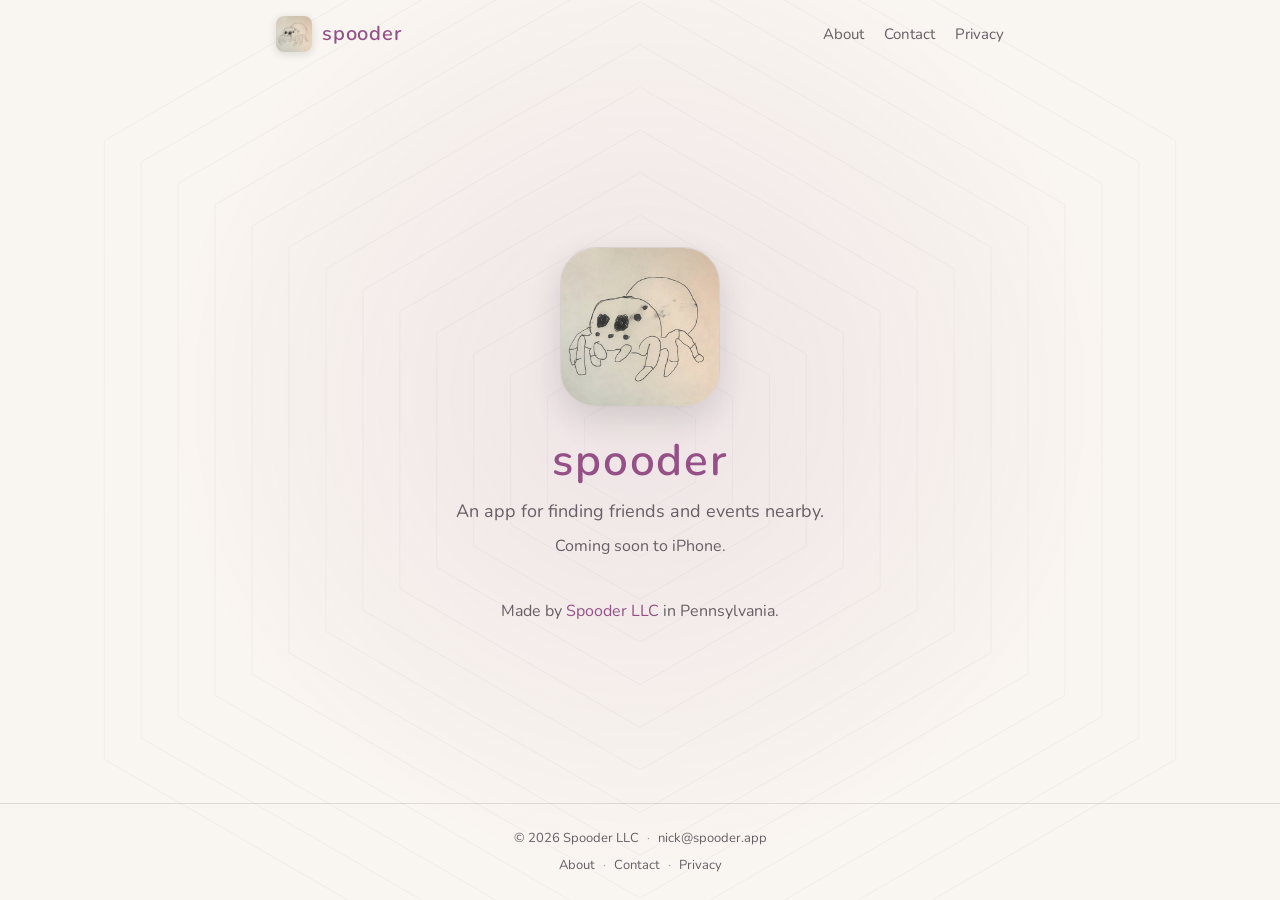
<file: index.html>
<!doctype html>
<html lang="en">
<head>
<meta charset="utf-8">
<meta name="viewport" content="width=device-width, initial-scale=1">
<link rel="icon" type="image/png" sizes="32x32" href="/favicon-32.png">
<link rel="icon" type="image/png" sizes="16x16" href="/favicon-16.png">
<link rel="apple-touch-icon" href="/apple-touch-icon.png">
<meta name="theme-color" content="#F9F5F0" media="(prefers-color-scheme: light)">
<meta name="theme-color" content="#14110F" media="(prefers-color-scheme: dark)">
<link rel="preconnect" href="https://fonts.googleapis.com">
<link rel="preconnect" href="https://fonts.gstatic.com" crossorigin>
<link href="https://fonts.googleapis.com/css2?family=Nunito:wght@400;600&display=swap" rel="stylesheet">
<link rel="stylesheet" href="/styles.css">
<title>spooder</title>
<meta name="description" content="Spooder is an app for finding friends and events nearby, coming soon to iPhone. Made by Spooder LLC.">
<link rel="canonical" href="https://spooder.app/">
<meta property="og:title" content="spooder">
<meta property="og:description" content="An app for finding friends and events nearby. Coming soon to iPhone.">
<meta property="og:url" content="https://spooder.app/">
<meta property="og:image" content="https://spooder.app/icon-512.png">
<meta property="og:type" content="website">
<meta name="twitter:card" content="summary">
</head>
<body>
  <div class="glow" aria-hidden="true"></div>
  <svg class="web" viewBox="-1200 -1200 2400 2400" preserveAspectRatio="xMidYMid slice" aria-hidden="true">
    <defs>
      <polygon id="hex" points="1,0 0.5,0.866 -0.5,0.866 -1,0 -0.5,-0.866 0.5,-0.866"
               fill="none" stroke="currentColor" vector-effect="non-scaling-stroke"/>
    </defs>
    <g transform="rotate(-30)">
      <use href="#hex" transform="scale(120)"/>
      <use href="#hex" transform="scale(200)"/>
      <use href="#hex" transform="scale(280)"/>
      <use href="#hex" transform="scale(360)"/>
      <use href="#hex" transform="scale(440)"/>
      <use href="#hex" transform="scale(520)"/>
      <use href="#hex" transform="scale(600)"/>
      <use href="#hex" transform="scale(680)"/>
      <use href="#hex" transform="scale(760)"/>
      <use href="#hex" transform="scale(840)"/>
      <use href="#hex" transform="scale(920)"/>
      <use href="#hex" transform="scale(1000)"/>
      <use href="#hex" transform="scale(1080)"/>
      <use href="#hex" transform="scale(1160)"/>
    </g>
  </svg>
  <header class="site-header">
    <a class="brand" href="/"><img src="/favicon-32.png" width="36" height="36" alt="">spooder</a>
    <nav class="site-nav" aria-label="Site">
      <a href="/about/">About</a>
      <a href="/contact/">Contact</a>
      <a href="/privacy/">Privacy</a>
    </nav>
  </header>
  <main class="hero">
    <img class="icon rise" src="/icon-512.png" width="160" height="160"
         alt="Spooder app icon — a hand-drawn spider">
    <h1 class="rise">spooder</h1>
    <p class="tagline rise">An app for finding friends and events nearby.</p>
    <p class="subline rise">Coming soon to iPhone.</p>
    <p class="maker rise">Made by <a href="/about/">Spooder LLC</a> in Pennsylvania.</p>
  </main>
  <footer class="site-footer">
    <p>© 2026 Spooder LLC<span class="sep">·</span><a href="mailto:nick@spooder.app">nick@spooder.app</a></p>
    <p><a href="/about/">About</a><span class="sep">·</span><a href="/contact/">Contact</a><span class="sep">·</span><a href="/privacy/">Privacy</a></p>
  </footer>
</body>
</html>
</file>
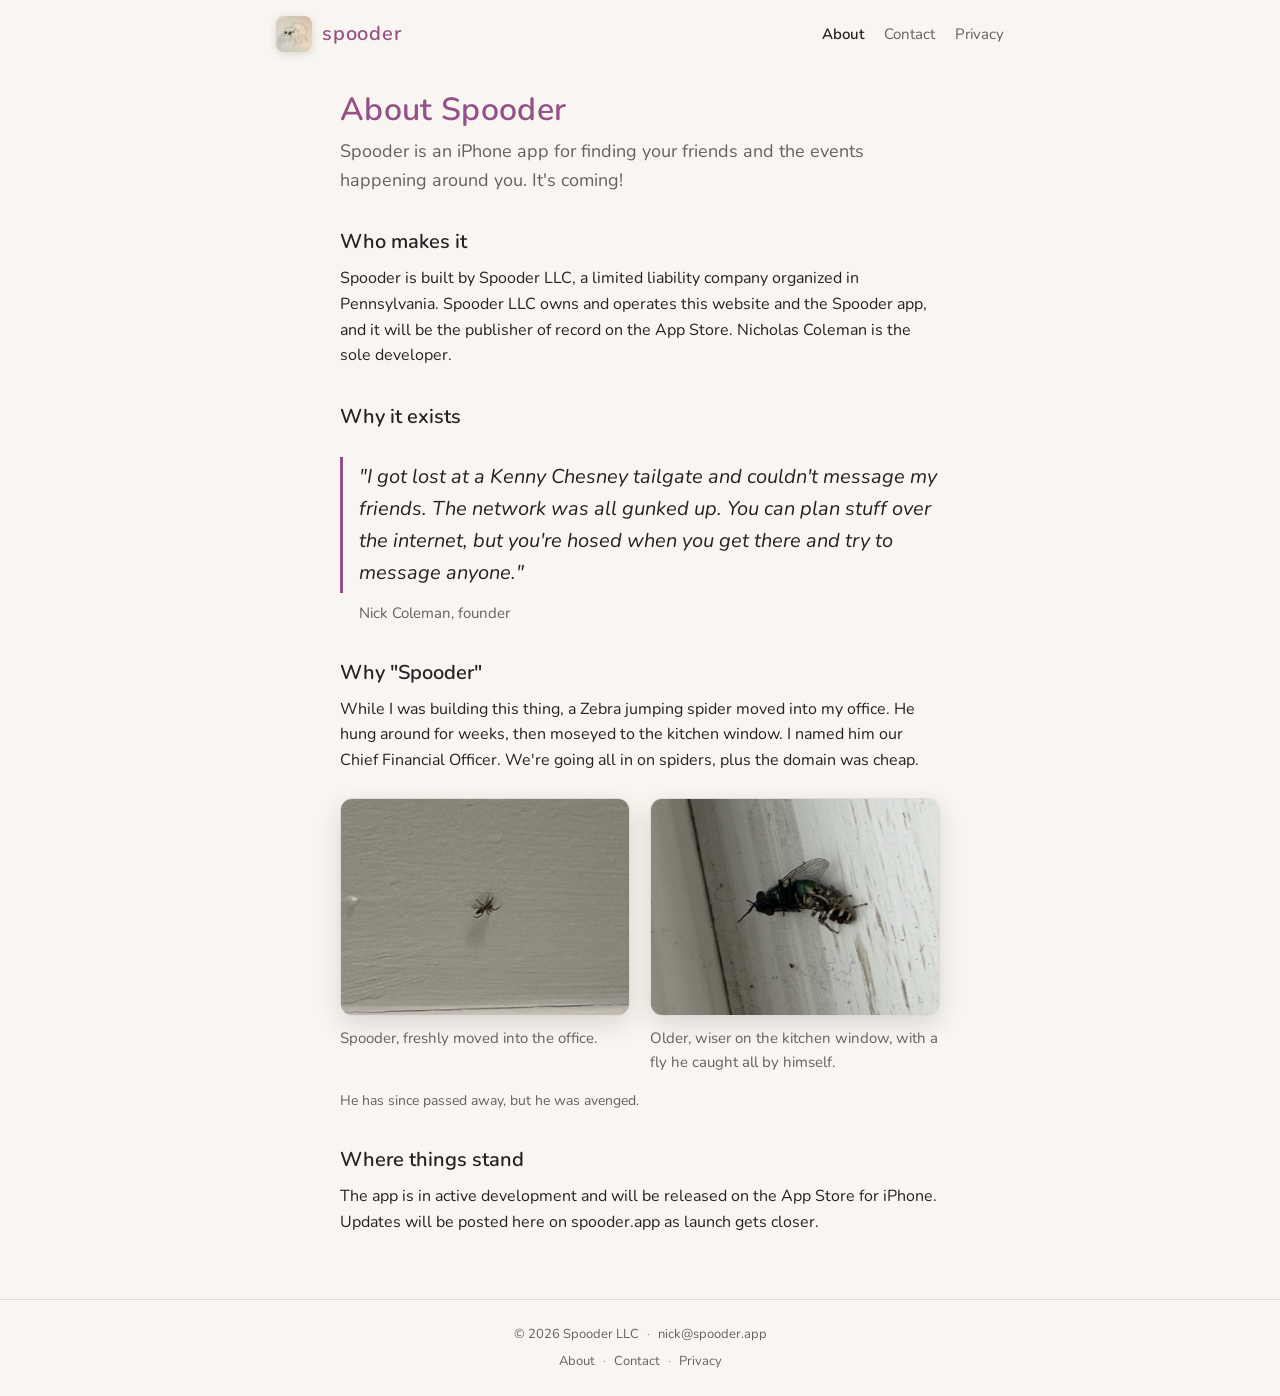
<file: about/index.html>
<!doctype html>
<html lang="en">
<head>
<meta charset="utf-8">
<meta name="viewport" content="width=device-width, initial-scale=1">
<link rel="icon" type="image/png" sizes="32x32" href="/favicon-32.png">
<link rel="icon" type="image/png" sizes="16x16" href="/favicon-16.png">
<link rel="apple-touch-icon" href="/apple-touch-icon.png">
<meta name="theme-color" content="#F9F5F0" media="(prefers-color-scheme: light)">
<meta name="theme-color" content="#14110F" media="(prefers-color-scheme: dark)">
<link rel="preconnect" href="https://fonts.googleapis.com">
<link rel="preconnect" href="https://fonts.gstatic.com" crossorigin>
<link href="https://fonts.googleapis.com/css2?family=Nunito:wght@400;600&display=swap" rel="stylesheet">
<link rel="stylesheet" href="/styles.css">
<title>About — spooder</title>
<meta name="description" content="Spooder LLC is a Pennsylvania company building Spooder, an iPhone app for finding friends and events nearby.">
<link rel="canonical" href="https://spooder.app/about/">
<meta property="og:title" content="About Spooder">
<meta property="og:description" content="Spooder LLC is a Pennsylvania company building Spooder, an iPhone app for finding friends and events nearby.">
<meta property="og:url" content="https://spooder.app/about/">
<meta property="og:image" content="https://spooder.app/icon-512.png">
<meta property="og:type" content="website">
</head>
<body>
  <header class="site-header">
    <a class="brand" href="/"><img src="/favicon-32.png" width="36" height="36" alt="">spooder</a>
    <nav class="site-nav" aria-label="Site">
      <a href="/about/" aria-current="page">About</a>
      <a href="/contact/">Contact</a>
      <a href="/privacy/">Privacy</a>
    </nav>
  </header>
  <main class="page">
    <h1>About Spooder</h1>
    <p class="lede">Spooder is an iPhone app for finding your friends and the events happening around you. It's coming!</p>

    <h2>Who makes it</h2>
    <p>Spooder is built by Spooder LLC, a limited liability company organized in Pennsylvania. Spooder LLC owns and operates this website and the Spooder app, and it will be the publisher of record on the App Store. Nicholas Coleman is the sole developer.</p>

    <h2>Why it exists</h2>
    <figure class="quote">
      <blockquote>"I got lost at a Kenny Chesney tailgate and couldn't message my friends. The network was all gunked up. You can plan stuff over the internet, but you're hosed when you get there and try to message anyone."</blockquote>
      <figcaption>Nick Coleman, founder</figcaption>
    </figure>

    <h2 id="why-spooder">Why "Spooder"</h2>
    <p>While I was building this thing, a Zebra jumping spider moved into my office. He hung around for weeks, then moseyed to the kitchen window. I named him our Chief Financial Officer. We're going all in on spiders, plus the domain was cheap.</p>
    <div class="photos">
      <figure class="photo">
        <img src="/spooder-young.jpg" width="1400" height="1050" alt="A very small jumping spider on a pale painted wall" loading="lazy">
        <figcaption>Spooder, freshly moved into the office.</figcaption>
      </figure>
      <figure class="photo">
        <img src="/spooder-old.jpg" width="1400" height="1050" alt="A striped jumping spider holding a green fly on a white window sill" loading="lazy">
        <figcaption>Older, wiser on the kitchen window, with a fly he caught all by himself.</figcaption>
      </figure>
    </div>
    <p class="meta">He has since passed away, but he was avenged.</p>

    <h2>Where things stand</h2>
    <p>The app is in active development and will be released on the App Store for iPhone. Updates will be posted here on spooder.app as launch gets closer.</p>
  </main>
  <footer class="site-footer">
    <p>© 2026 Spooder LLC<span class="sep">·</span><a href="mailto:nick@spooder.app">nick@spooder.app</a></p>
    <p><a href="/about/">About</a><span class="sep">·</span><a href="/contact/">Contact</a><span class="sep">·</span><a href="/privacy/">Privacy</a></p>
  </footer>
</body>
</html>
</file>
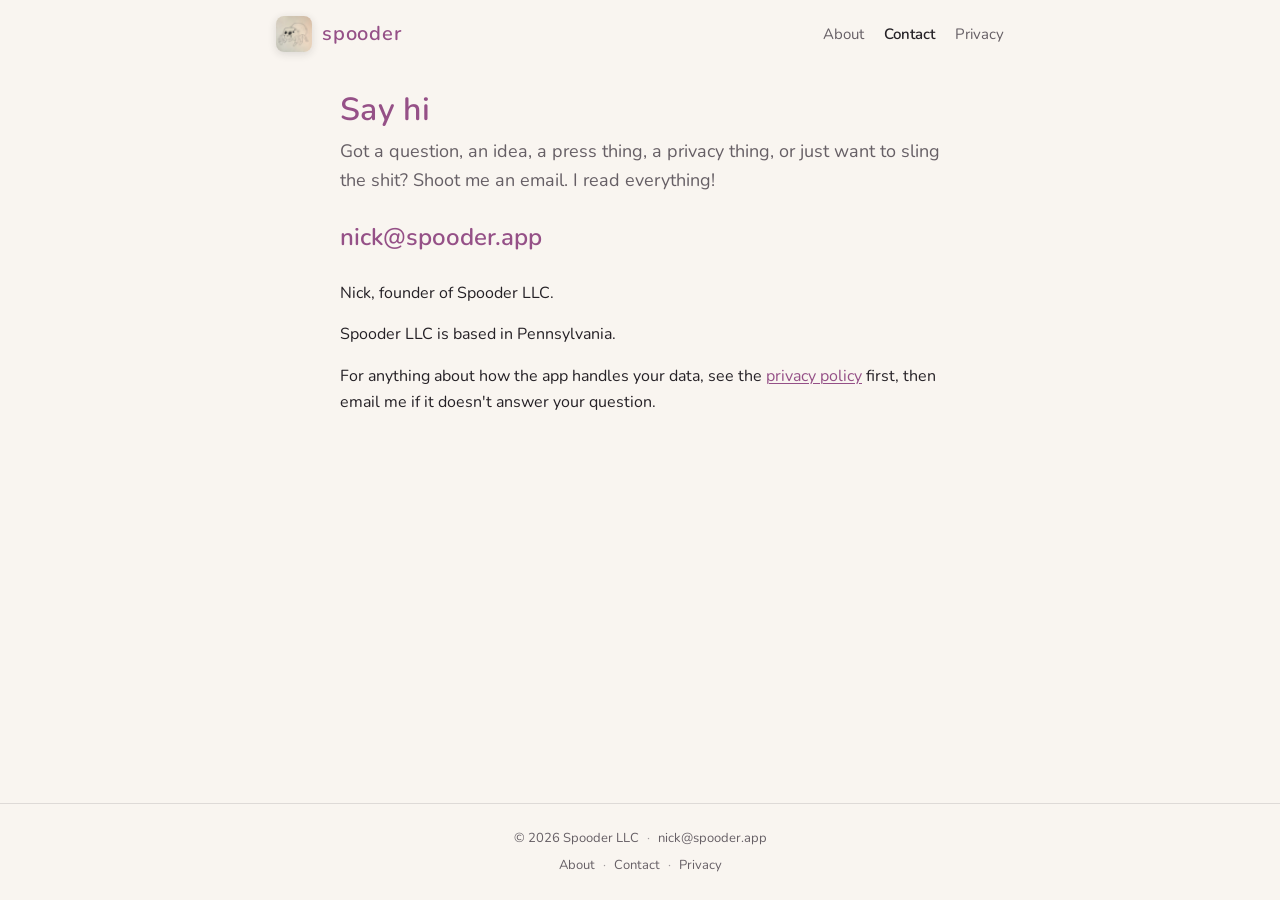
<file: contact/index.html>
<!doctype html>
<html lang="en">
<head>
<meta charset="utf-8">
<meta name="viewport" content="width=device-width, initial-scale=1">
<link rel="icon" type="image/png" sizes="32x32" href="/favicon-32.png">
<link rel="icon" type="image/png" sizes="16x16" href="/favicon-16.png">
<link rel="apple-touch-icon" href="/apple-touch-icon.png">
<meta name="theme-color" content="#F9F5F0" media="(prefers-color-scheme: light)">
<meta name="theme-color" content="#14110F" media="(prefers-color-scheme: dark)">
<link rel="preconnect" href="https://fonts.googleapis.com">
<link rel="preconnect" href="https://fonts.gstatic.com" crossorigin>
<link href="https://fonts.googleapis.com/css2?family=Nunito:wght@400;600&display=swap" rel="stylesheet">
<link rel="stylesheet" href="/styles.css">
<title>Contact — spooder</title>
<meta name="description" content="Get in touch with Nick, founder of Spooder LLC, about the Spooder app.">
<link rel="canonical" href="https://spooder.app/contact/">
<meta property="og:title" content="Contact Spooder">
<meta property="og:description" content="Get in touch with Nick, founder of Spooder LLC, about the Spooder app.">
<meta property="og:url" content="https://spooder.app/contact/">
<meta property="og:image" content="https://spooder.app/icon-512.png">
<meta property="og:type" content="website">
</head>
<body>
  <header class="site-header">
    <a class="brand" href="/"><img src="/favicon-32.png" width="36" height="36" alt="">spooder</a>
    <nav class="site-nav" aria-label="Site">
      <a href="/about/">About</a>
      <a href="/contact/" aria-current="page">Contact</a>
      <a href="/privacy/">Privacy</a>
    </nav>
  </header>
  <main class="page">
    <h1>Say hi</h1>
    <p class="lede">Got a question, an idea, a press thing, a privacy thing, or just want to sling the shit? Shoot me an email. I read everything!</p>
    <a class="big-link" href="mailto:nick@spooder.app">nick@spooder.app</a>
    <p>Nick, founder of Spooder LLC.</p>
    <p>Spooder LLC is based in Pennsylvania.</p>
    <p>For anything about how the app handles your data, see the <a href="/privacy/">privacy policy</a> first, then email me if it doesn't answer your question.</p>
  </main>
  <footer class="site-footer">
    <p>© 2026 Spooder LLC<span class="sep">·</span><a href="mailto:nick@spooder.app">nick@spooder.app</a></p>
    <p><a href="/about/">About</a><span class="sep">·</span><a href="/contact/">Contact</a><span class="sep">·</span><a href="/privacy/">Privacy</a></p>
  </footer>
</body>
</html>
</file>
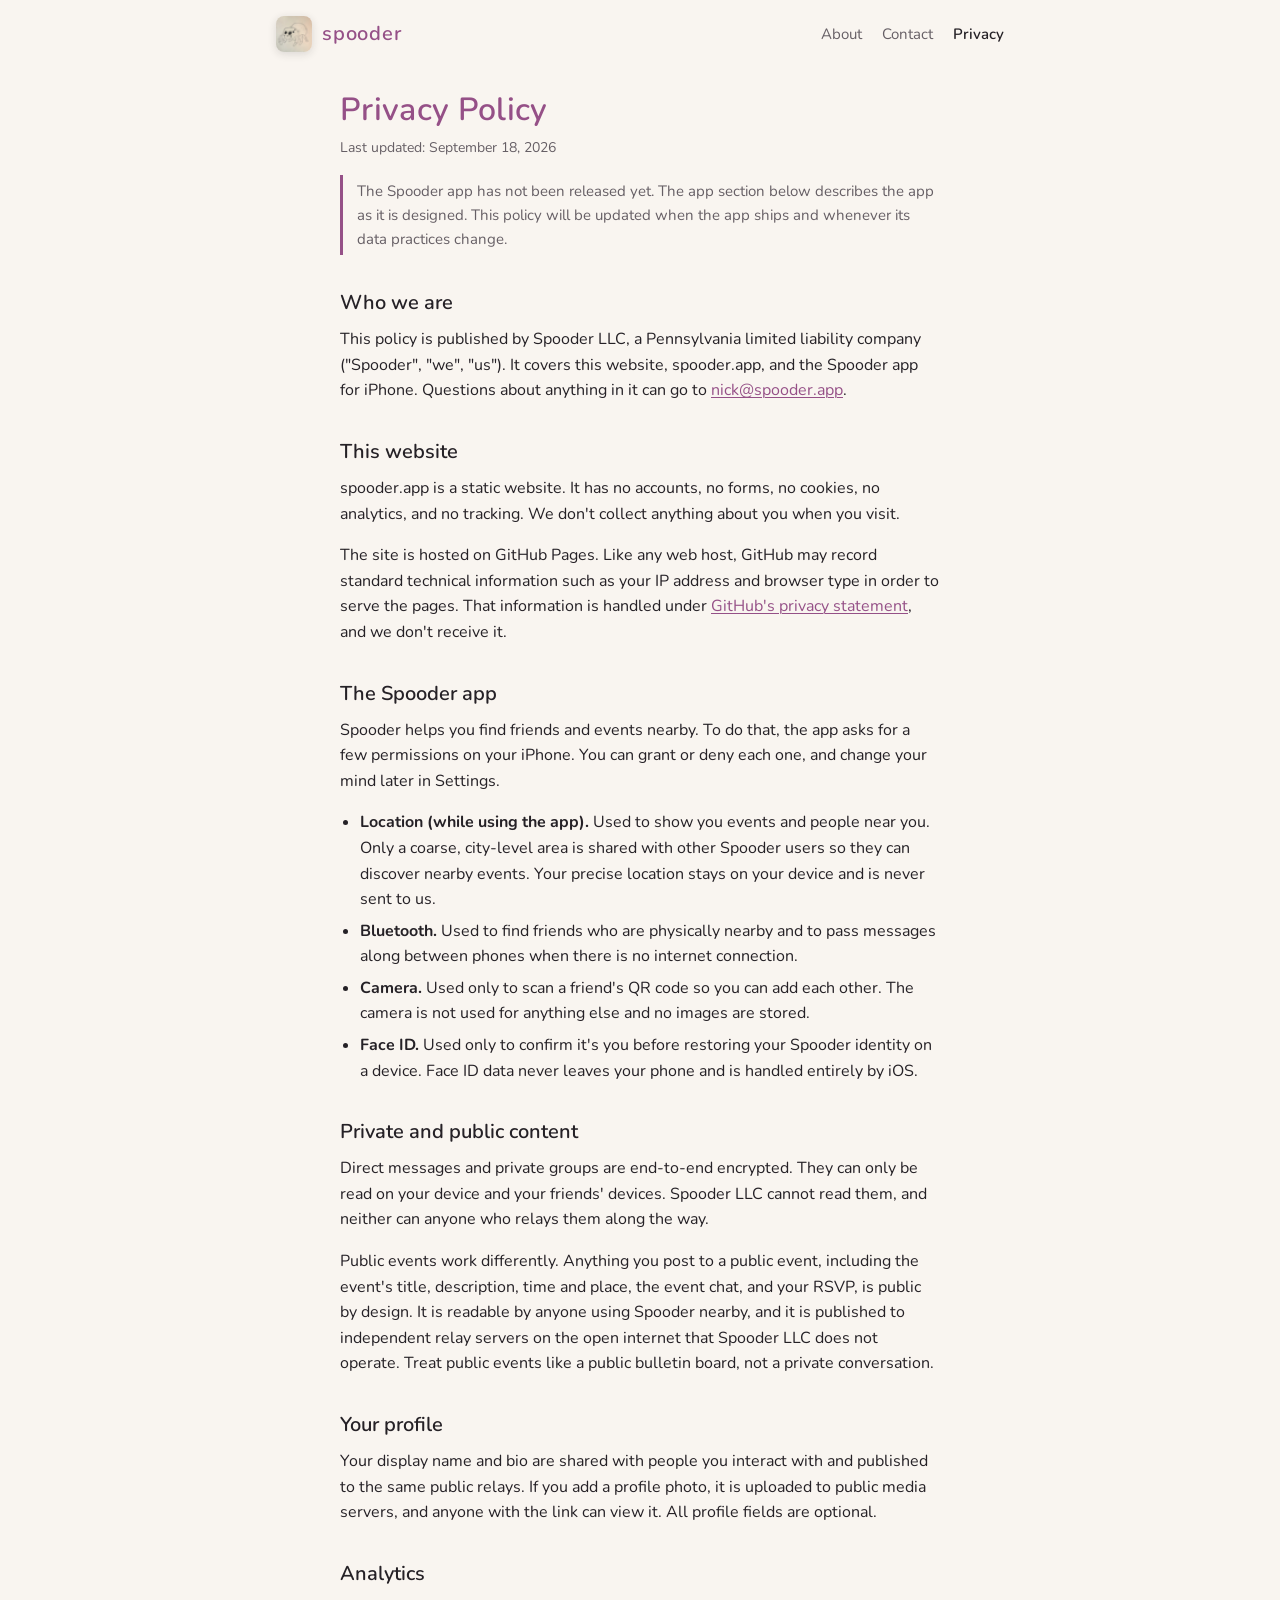
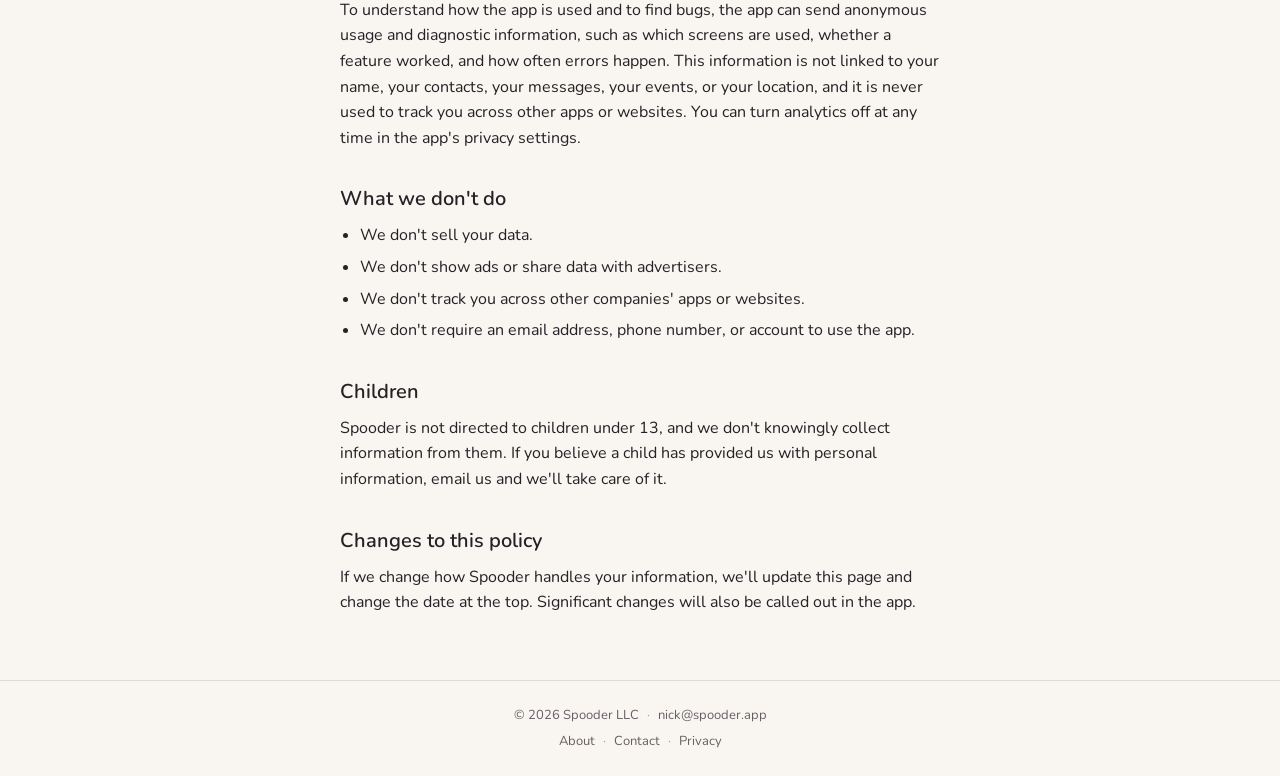
<file: privacy/index.html>
<!doctype html>
<html lang="en">
<head>
<meta charset="utf-8">
<meta name="viewport" content="width=device-width, initial-scale=1">
<link rel="icon" type="image/png" sizes="32x32" href="/favicon-32.png">
<link rel="icon" type="image/png" sizes="16x16" href="/favicon-16.png">
<link rel="apple-touch-icon" href="/apple-touch-icon.png">
<meta name="theme-color" content="#F9F5F0" media="(prefers-color-scheme: light)">
<meta name="theme-color" content="#14110F" media="(prefers-color-scheme: dark)">
<link rel="preconnect" href="https://fonts.googleapis.com">
<link rel="preconnect" href="https://fonts.gstatic.com" crossorigin>
<link href="https://fonts.googleapis.com/css2?family=Nunito:wght@400;600&display=swap" rel="stylesheet">
<link rel="stylesheet" href="/styles.css">
<title>Privacy — spooder</title>
<meta name="description" content="Privacy policy for spooder.app and the Spooder app, published by Spooder LLC.">
<link rel="canonical" href="https://spooder.app/privacy/">
<meta property="og:title" content="Spooder Privacy Policy">
<meta property="og:description" content="Privacy policy for spooder.app and the Spooder app, published by Spooder LLC.">
<meta property="og:url" content="https://spooder.app/privacy/">
<meta property="og:image" content="https://spooder.app/icon-512.png">
<meta property="og:type" content="website">
</head>
<body>
  <header class="site-header">
    <a class="brand" href="/"><img src="/favicon-32.png" width="36" height="36" alt="">spooder</a>
    <nav class="site-nav" aria-label="Site">
      <a href="/about/">About</a>
      <a href="/contact/">Contact</a>
      <a href="/privacy/" aria-current="page">Privacy</a>
    </nav>
  </header>
  <main class="page">
    <h1>Privacy Policy</h1>
    <p class="meta">Last updated: September 18, 2026</p>
    <p class="note">The Spooder app has not been released yet. The app section below describes the app as it is designed. This policy will be updated when the app ships and whenever its data practices change.</p>

    <h2>Who we are</h2>
    <p>This policy is published by Spooder LLC, a Pennsylvania limited liability company ("Spooder", "we", "us"). It covers this website, spooder.app, and the Spooder app for iPhone. Questions about anything in it can go to <a href="mailto:nick@spooder.app">nick@spooder.app</a>.</p>

    <h2>This website</h2>
    <p>spooder.app is a static website. It has no accounts, no forms, no cookies, no analytics, and no tracking. We don't collect anything about you when you visit.</p>
    <p>The site is hosted on GitHub Pages. Like any web host, GitHub may record standard technical information such as your IP address and browser type in order to serve the pages. That information is handled under <a href="https://docs.github.com/en/site-policy/privacy-policies/github-general-privacy-statement">GitHub's privacy statement</a>, and we don't receive it.</p>

    <h2>The Spooder app</h2>
    <p>Spooder helps you find friends and events nearby. To do that, the app asks for a few permissions on your iPhone. You can grant or deny each one, and change your mind later in Settings.</p>
    <ul>
      <li><strong>Location (while using the app).</strong> Used to show you events and people near you. Only a coarse, city-level area is shared with other Spooder users so they can discover nearby events. Your precise location stays on your device and is never sent to us.</li>
      <li><strong>Bluetooth.</strong> Used to find friends who are physically nearby and to pass messages along between phones when there is no internet connection.</li>
      <li><strong>Camera.</strong> Used only to scan a friend's QR code so you can add each other. The camera is not used for anything else and no images are stored.</li>
      <li><strong>Face ID.</strong> Used only to confirm it's you before restoring your Spooder identity on a device. Face ID data never leaves your phone and is handled entirely by iOS.</li>
    </ul>

    <h2>Private and public content</h2>
    <p>Direct messages and private groups are end-to-end encrypted. They can only be read on your device and your friends' devices. Spooder LLC cannot read them, and neither can anyone who relays them along the way.</p>
    <p>Public events work differently. Anything you post to a public event, including the event's title, description, time and place, the event chat, and your RSVP, is public by design. It is readable by anyone using Spooder nearby, and it is published to independent relay servers on the open internet that Spooder LLC does not operate. Treat public events like a public bulletin board, not a private conversation.</p>

    <h2>Your profile</h2>
    <p>Your display name and bio are shared with people you interact with and published to the same public relays. If you add a profile photo, it is uploaded to public media servers, and anyone with the link can view it. All profile fields are optional.</p>

    <h2>Analytics</h2>
    <p>To understand how the app is used and to find bugs, the app can send anonymous usage and diagnostic information, such as which screens are used, whether a feature worked, and how often errors happen. This information is not linked to your name, your contacts, your messages, your events, or your location, and it is never used to track you across other apps or websites. You can turn analytics off at any time in the app's privacy settings.</p>

    <h2>What we don't do</h2>
    <ul>
      <li>We don't sell your data.</li>
      <li>We don't show ads or share data with advertisers.</li>
      <li>We don't track you across other companies' apps or websites.</li>
      <li>We don't require an email address, phone number, or account to use the app.</li>
    </ul>

    <h2>Children</h2>
    <p>Spooder is not directed to children under 13, and we don't knowingly collect information from them. If you believe a child has provided us with personal information, email us and we'll take care of it.</p>

    <h2>Changes to this policy</h2>
    <p>If we change how Spooder handles your information, we'll update this page and change the date at the top. Significant changes will also be called out in the app.</p>
  </main>
  <footer class="site-footer">
    <p>© 2026 Spooder LLC<span class="sep">·</span><a href="mailto:nick@spooder.app">nick@spooder.app</a></p>
    <p><a href="/about/">About</a><span class="sep">·</span><a href="/contact/">Contact</a><span class="sep">·</span><a href="/privacy/">Privacy</a></p>
  </footer>
</body>
</html>
</file>
<file: styles.css>
:root {
  --parchment: #F9F5F0;
  --walnut: #252126;
  --stone: #665F65;
  --accent: #955087;
  --glow: rgba(149, 80, 135, 0.10);
  --web-opacity: 0.05;
  --icon-shadow: rgba(37, 33, 38, 0.14);
  --rule: rgba(102, 95, 101, 0.18);
}
@media (prefers-color-scheme: dark) {
  :root {
    --parchment: #14110F;
    --walnut: #F4EBDF;
    --stone: #A89E94;
    --accent: #C476B4;
    --glow: rgba(196, 118, 180, 0.10);
    --web-opacity: 0.07;
    --icon-shadow: rgba(0, 0, 0, 0.55);
    --rule: rgba(168, 158, 148, 0.22);
  }
}

* { margin: 0; padding: 0; box-sizing: border-box; }

html { -webkit-text-size-adjust: 100%; overflow-x: clip; }

body {
  font-family: "Nunito", -apple-system, BlinkMacSystemFont, "Segoe UI", sans-serif;
  background: var(--parchment);
  color: var(--walnut);
  display: flex;
  flex-direction: column;
  min-height: 100svh;
  line-height: 1.6;
}

a { color: var(--accent); text-decoration: none; }
a:hover, a:focus-visible { text-decoration: underline; text-underline-offset: 0.15em; }

/* Header */
.site-header {
  position: relative;
  display: flex;
  align-items: center;
  justify-content: space-between;
  gap: 1rem;
  padding: 1rem 1.25rem;
  max-width: 48rem;
  width: 100%;
  margin: 0 auto;
}
.brand {
  display: inline-flex;
  align-items: center;
  gap: 0.625rem;
  color: var(--accent);
  font-weight: 600;
  font-size: 1.25rem;
  letter-spacing: 0.04em;
}
.brand img {
  width: 36px;
  height: 36px;
  border-radius: 22.5%;
  box-shadow: 0 2px 8px var(--icon-shadow);
}
.site-nav { display: flex; gap: 1.25rem; font-size: 0.9375rem; }
.site-nav a { color: var(--stone); }
.site-nav a[aria-current="page"] { color: var(--walnut); font-weight: 600; }

/* Home hero */
.glow, .web {
  position: fixed;
  inset: 0;
  pointer-events: none;
  z-index: -1;
}
.glow { background: radial-gradient(circle at 50% 44%, var(--glow) 0%, transparent 58%); }
.web { width: 100%; height: 100%; color: var(--stone); opacity: var(--web-opacity); }

.hero {
  margin: auto;
  display: flex;
  flex-direction: column;
  align-items: center;
  text-align: center;
  padding: 2rem 1.5rem;
  position: relative;
}
.icon {
  width: 160px;
  height: 160px;
  border-radius: 22.5%;
  border: 1px solid var(--rule);
  box-shadow: 0 12px 32px var(--icon-shadow);
  display: block;
}
.hero h1 {
  margin-top: 2rem;
  font-size: 2.75rem;
  font-weight: 600;
  letter-spacing: 0.04em;
  color: var(--accent);
  line-height: 1;
}
.tagline {
  margin-top: 0.875rem;
  font-size: 1.125rem;
  color: var(--stone);
  max-width: 24rem;
}
.subline { margin-top: 0.5rem; font-size: 1rem; color: var(--stone); }
.maker { margin-top: 2.5rem; font-size: 1rem; color: var(--stone); }

/* Inner pages */
.page {
  width: 100%;
  min-width: 0;
  max-width: 40rem;
  margin: 0 auto;
  padding: 1.5rem 1.25rem 3rem;
  flex: 1;
}
.page h1 {
  font-size: 2rem;
  font-weight: 600;
  color: var(--accent);
  line-height: 1.15;
  letter-spacing: 0.01em;
  margin-bottom: 0.5rem;
}
.page h2 {
  font-size: 1.25rem;
  font-weight: 600;
  margin: 2rem 0 0.5rem;
}
.page a:not(.big-link) {
  text-decoration: underline;
  text-decoration-thickness: 1px;
  text-underline-offset: 0.15em;
}
.page p, .page ul { margin-bottom: 1rem; }
.page ul { padding-left: 1.25rem; }
.page li { margin-bottom: 0.375rem; }
.lede { font-size: 1.125rem; color: var(--stone); margin-bottom: 1.5rem; }
.meta { font-size: 0.875rem; color: var(--stone); margin-bottom: 1.5rem; }
.note {
  font-size: 0.9375rem;
  color: var(--stone);
  border-left: 3px solid var(--accent);
  padding: 0.25rem 0 0.25rem 0.875rem;
  margin-bottom: 1.5rem;
}
.quote { margin: 1.5rem 0; }
.quote blockquote {
  font-size: 1.25rem;
  font-style: italic;
  color: var(--walnut);
  border-left: 3px solid var(--accent);
  padding: 0.25rem 0 0.25rem 1rem;
}
.quote figcaption {
  margin-top: 0.5rem;
  padding-left: calc(1rem + 3px);
  font-size: 0.9375rem;
  color: var(--stone);
}
.photos {
  display: grid;
  grid-template-columns: repeat(auto-fit, minmax(min(14rem, 100%), 1fr));
  min-width: 0;
  gap: 1.25rem;
  margin: 1.5rem 0 1rem;
}
.photo { margin: 0; min-width: 0; max-width: 100%; }
.photo img {
  display: block;
  width: 100%;
  max-width: 100%;
  height: auto;
  border-radius: 12px;
  border: 1px solid var(--rule);
  box-shadow: 0 8px 24px var(--icon-shadow);
}
.photo figcaption {
  margin-top: 0.625rem;
  font-size: 0.9375rem;
  color: var(--stone);
}
.not-found { text-align: center; padding-top: 3rem; }
.not-found .icon { margin: 0 auto 1.5rem; width: 112px; height: 112px; }
.big-link {
  display: inline-block;
  font-size: 1.5rem;
  font-weight: 600;
  margin: 0.5rem 0 1.5rem;
  word-break: break-all;
}

/* Footer */
.site-footer {
  position: relative;
  text-align: center;
  padding: 1.5rem 1.25rem;
  font-size: 0.8125rem;
  color: var(--stone);
  border-top: 1px solid var(--rule);
}
.site-footer a { color: var(--stone); }
.site-footer .sep { margin: 0 0.5rem; opacity: 0.6; }
.site-footer p + p { margin-top: 0.375rem; }

@media (max-width: 420px) {
  .icon { width: 128px; height: 128px; }
  .hero h1 { font-size: 2.25rem; }
  .tagline { font-size: 1rem; }
  .page h1 { font-size: 1.75rem; }
  .big-link { font-size: 1.25rem; }
  .site-nav { gap: 0.875rem; font-size: 0.875rem; }
}

@media (prefers-reduced-motion: no-preference) {
  .rise {
    opacity: 0;
    transform: translateY(10px);
    animation: rise 0.7s cubic-bezier(0.22, 1, 0.36, 1) forwards;
  }
  .rise:nth-child(2) { animation-delay: 0.15s; }
  .rise:nth-child(3) { animation-delay: 0.3s; }
  .rise:nth-child(4) { animation-delay: 0.45s; }
  .rise:nth-child(5) { animation-delay: 0.6s; }
  @keyframes rise { to { opacity: 1; transform: none; } }
  .web { opacity: 0; animation: spin-web 1.6s ease-out 0.2s forwards; }
  @keyframes spin-web { to { opacity: var(--web-opacity); } }
}
</file>
